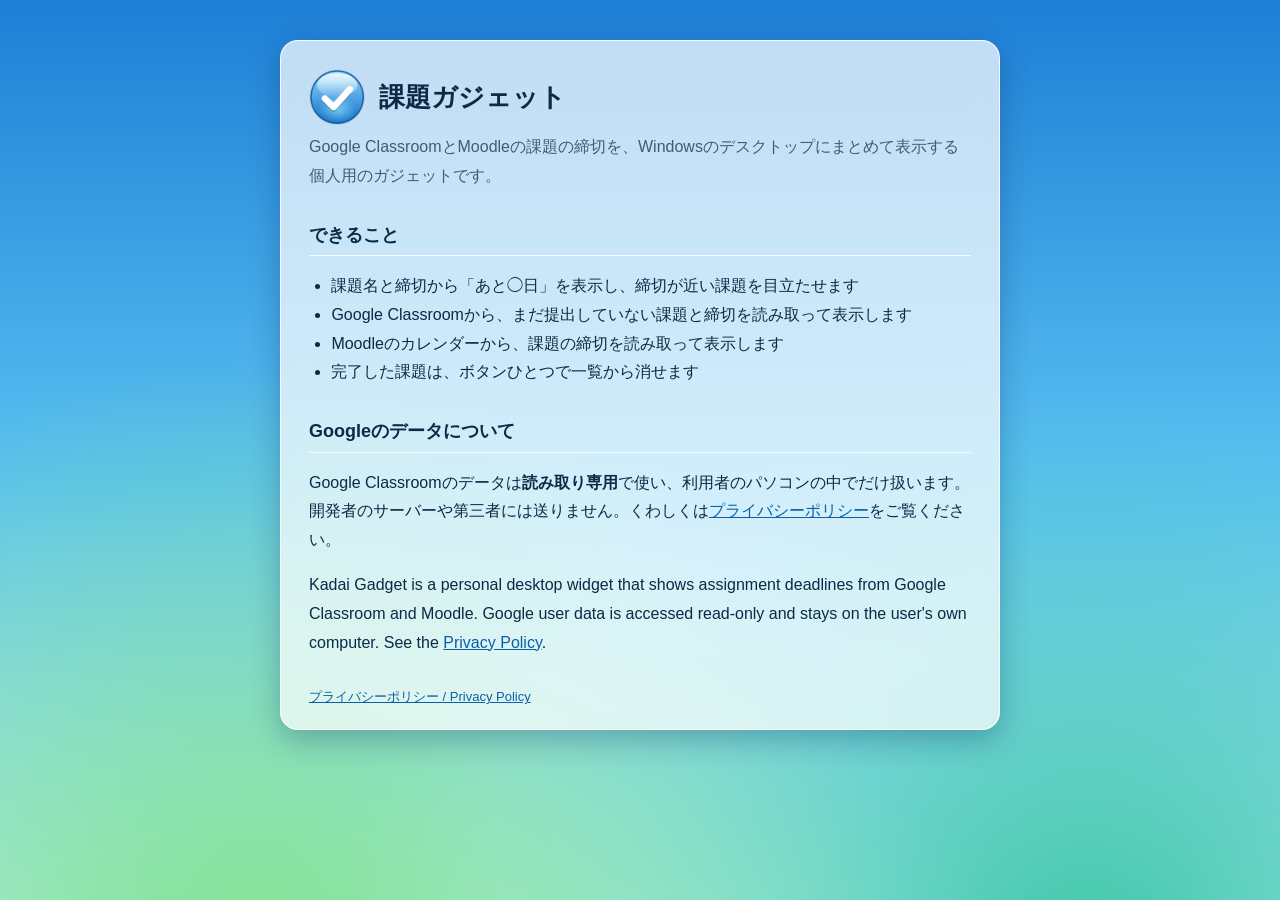
<file: index.html>
<!doctype html>
<html lang="ja">
<head>
  <meta charset="utf-8">
  <meta name="viewport" content="width=device-width, initial-scale=1">
  <title>課題ガジェット</title>
  <meta name="description" content="Google ClassroomとMoodleの課題の締切を、デスクトップに表示する個人用ガジェット">
  <link rel="icon" href="icon.png">
  <link rel="stylesheet" href="style.css">
</head>
<body>
  <main>
    <header>
      <img src="icon.png" alt="">
      <h1>課題ガジェット</h1>
    </header>
    <p class="lead">Google ClassroomとMoodleの課題の締切を、Windowsのデスクトップにまとめて表示する個人用のガジェットです。</p>

    <h2>できること</h2>
    <ul>
      <li>課題名と締切から「あと◯日」を表示し、締切が近い課題を目立たせます</li>
      <li>Google Classroomから、まだ提出していない課題と締切を読み取って表示します</li>
      <li>Moodleのカレンダーから、課題の締切を読み取って表示します</li>
      <li>完了した課題は、ボタンひとつで一覧から消せます</li>
    </ul>

    <h2>Googleのデータについて</h2>
    <p>Google Classroomのデータは<strong>読み取り専用</strong>で使い、利用者のパソコンの中でだけ扱います。開発者のサーバーや第三者には送りません。くわしくは<a href="privacy.html">プライバシーポリシー</a>をご覧ください。</p>

    <p lang="en">Kadai Gadget is a personal desktop widget that shows assignment deadlines from Google Classroom and Moodle. Google user data is accessed read-only and stays on the user's own computer. See the <a href="privacy.html">Privacy Policy</a>.</p>

    <footer>
      <a href="privacy.html">プライバシーポリシー / Privacy Policy</a>
    </footer>
  </main>
</body>
</html>
</file>
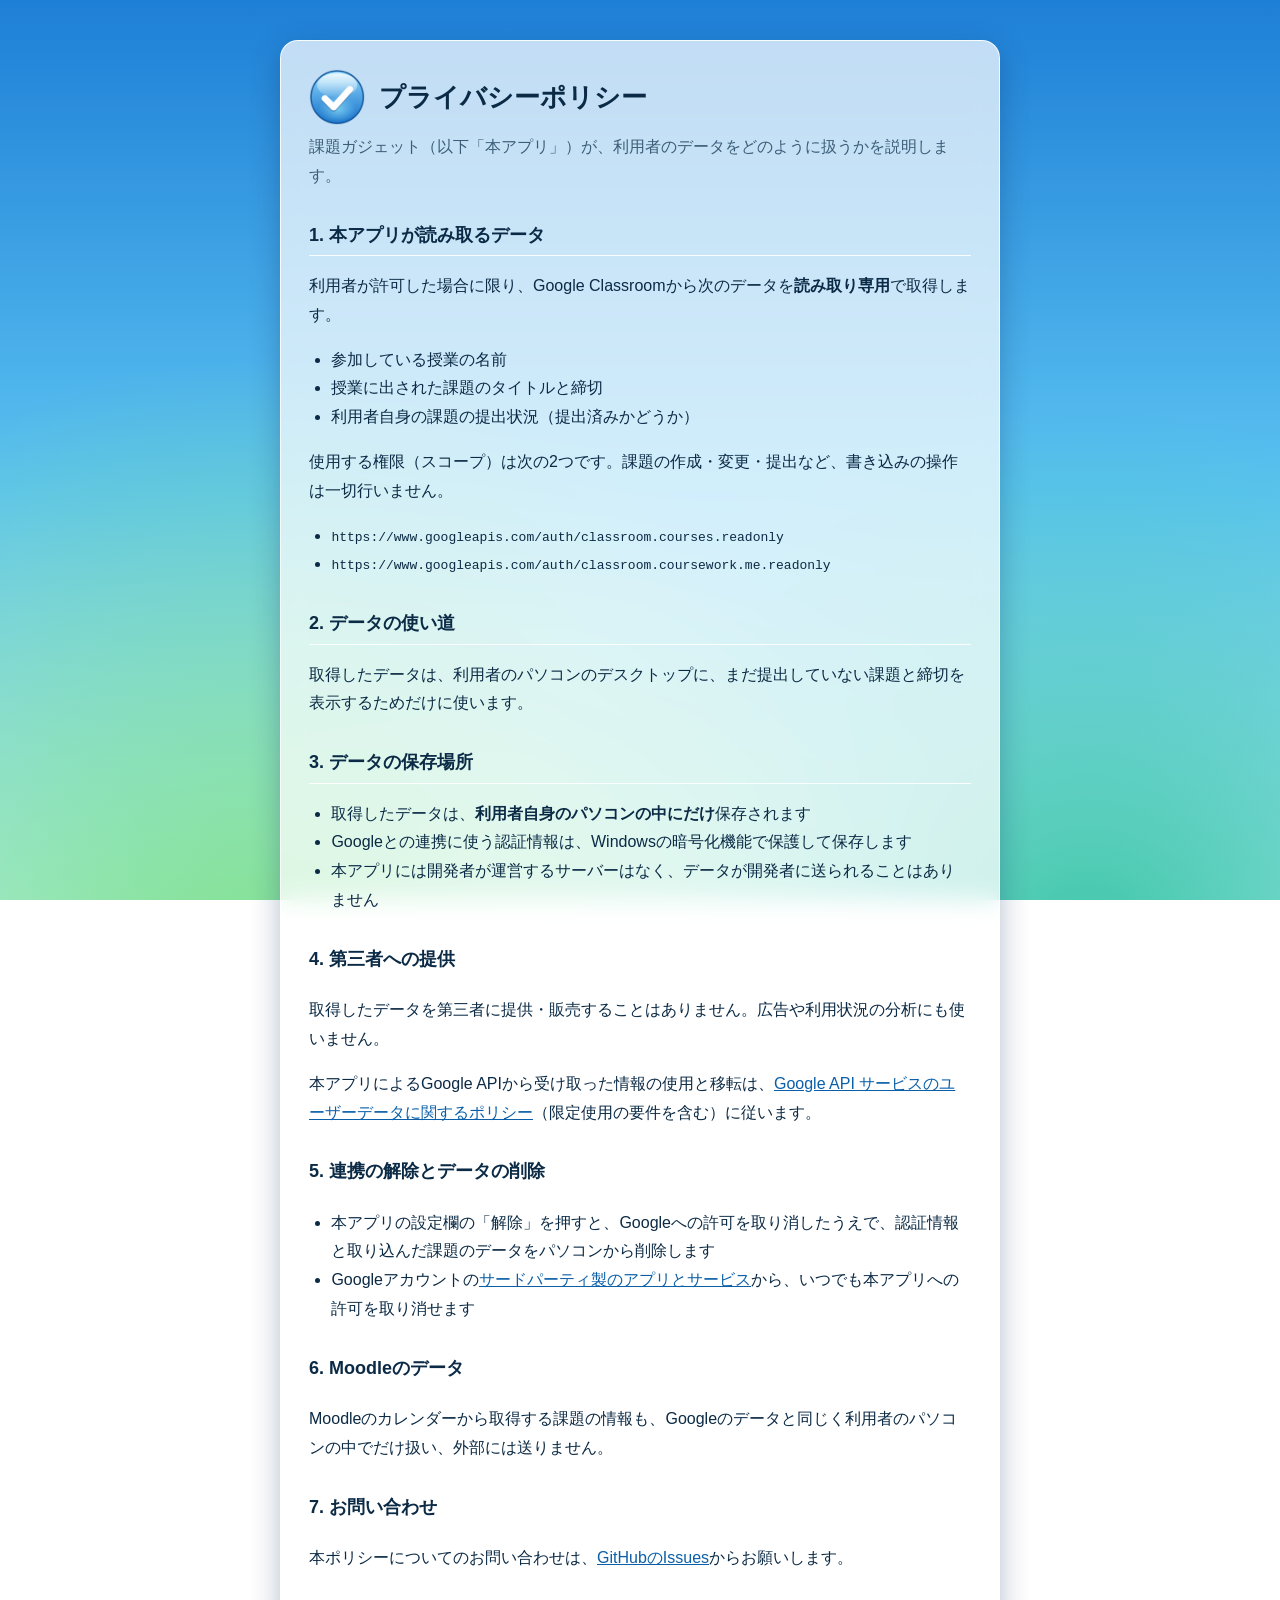
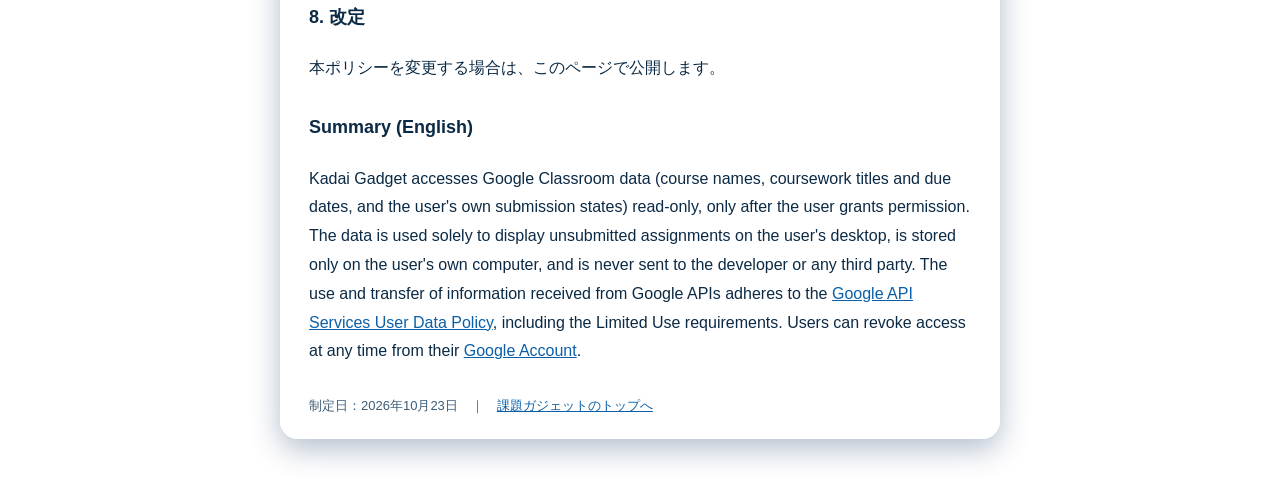
<file: privacy.html>
<!doctype html>
<html lang="ja">
<head>
  <meta charset="utf-8">
  <meta name="viewport" content="width=device-width, initial-scale=1">
  <title>プライバシーポリシー｜課題ガジェット</title>
  <link rel="icon" href="icon.png">
  <link rel="stylesheet" href="style.css">
</head>
<body>
  <main>
    <header>
      <img src="icon.png" alt="">
      <h1>プライバシーポリシー</h1>
    </header>
    <p class="lead">課題ガジェット（以下「本アプリ」）が、利用者のデータをどのように扱うかを説明します。</p>

    <h2>1. 本アプリが読み取るデータ</h2>
    <p>利用者が許可した場合に限り、Google Classroomから次のデータを<strong>読み取り専用</strong>で取得します。</p>
    <ul>
      <li>参加している授業の名前</li>
      <li>授業に出された課題のタイトルと締切</li>
      <li>利用者自身の課題の提出状況（提出済みかどうか）</li>
    </ul>
    <p>使用する権限（スコープ）は次の2つです。課題の作成・変更・提出など、書き込みの操作は一切行いません。</p>
    <ul>
      <li><code>https://www.googleapis.com/auth/classroom.courses.readonly</code></li>
      <li><code>https://www.googleapis.com/auth/classroom.coursework.me.readonly</code></li>
    </ul>

    <h2>2. データの使い道</h2>
    <p>取得したデータは、利用者のパソコンのデスクトップに、まだ提出していない課題と締切を表示するためだけに使います。</p>

    <h2>3. データの保存場所</h2>
    <ul>
      <li>取得したデータは、<strong>利用者自身のパソコンの中にだけ</strong>保存されます</li>
      <li>Googleとの連携に使う認証情報は、Windowsの暗号化機能で保護して保存します</li>
      <li>本アプリには開発者が運営するサーバーはなく、データが開発者に送られることはありません</li>
    </ul>

    <h2>4. 第三者への提供</h2>
    <p>取得したデータを第三者に提供・販売することはありません。広告や利用状況の分析にも使いません。</p>
    <p>本アプリによるGoogle APIから受け取った情報の使用と移転は、<a href="https://developers.google.com/terms/api-services-user-data-policy">Google API サービスのユーザーデータに関するポリシー</a>（限定使用の要件を含む）に従います。</p>

    <h2>5. 連携の解除とデータの削除</h2>
    <ul>
      <li>本アプリの設定欄の「解除」を押すと、Googleへの許可を取り消したうえで、認証情報と取り込んだ課題のデータをパソコンから削除します</li>
      <li>Googleアカウントの<a href="https://myaccount.google.com/connections">サードパーティ製のアプリとサービス</a>から、いつでも本アプリへの許可を取り消せます</li>
    </ul>

    <h2>6. Moodleのデータ</h2>
    <p>Moodleのカレンダーから取得する課題の情報も、Googleのデータと同じく利用者のパソコンの中でだけ扱い、外部には送りません。</p>

    <h2>7. お問い合わせ</h2>
    <p>本ポリシーについてのお問い合わせは、<a href="https://github.com/chikuwakonbu810/chikuwakonbu810.github.io/issues">GitHubのIssues</a>からお願いします。</p>

    <h2>8. 改定</h2>
    <p>本ポリシーを変更する場合は、このページで公開します。</p>

    <section lang="en">
      <h2>Summary (English)</h2>
      <p>Kadai Gadget accesses Google Classroom data (course names, coursework titles and due dates, and the user's own submission states) read-only, only after the user grants permission. The data is used solely to display unsubmitted assignments on the user's desktop, is stored only on the user's own computer, and is never sent to the developer or any third party. The use and transfer of information received from Google APIs adheres to the <a href="https://developers.google.com/terms/api-services-user-data-policy">Google API Services User Data Policy</a>, including the Limited Use requirements. Users can revoke access at any time from their <a href="https://myaccount.google.com/connections">Google Account</a>.</p>
    </section>

    <footer>
      制定日：2026年10月23日　｜　<a href="index.html">課題ガジェットのトップへ</a>
    </footer>
  </main>
</body>
</html>
</file>
<file: style.css>
/* 課題ガジェットの紹介ページ（Aero風） */
:root {
  --text: #0b2a45;
  --muted: #3c5d78;
  --glass: rgba(255, 255, 255, .72);
  --glass-border: rgba(255, 255, 255, .9);
  --link: #0a5fa8;
}
@media (prefers-color-scheme: dark) {
  :root:not([data-theme="light"]) {
    --text: #e6f3ff;
    --muted: #b5cde0;
    --glass: rgba(10, 40, 70, .72);
    --glass-border: rgba(140, 200, 255, .35);
    --link: #8fd0ff;
  }
}
* { box-sizing: border-box; }
body {
  margin: 0;
  min-height: 100vh;
  padding: 40px 16px;
  font-family: "Segoe UI", "Meiryo", "Hiragino Sans", sans-serif;
  line-height: 1.8;
  color: var(--text);
  background:
    radial-gradient(ellipse at 20% 110%, #7ee08a 0%, transparent 45%),
    radial-gradient(ellipse at 85% 105%, #3fc6a8 0%, transparent 40%),
    linear-gradient(180deg, #1e7fd6 0%, #5cc3f2 55%, #bdf0ff 100%);
  background-attachment: fixed;
}
main {
  max-width: 720px;
  margin: 0 auto;
  padding: 28px 28px 20px;
  border-radius: 18px;
  background: var(--glass);
  border: 1px solid var(--glass-border);
  box-shadow: 0 10px 30px rgba(0, 40, 90, .3);
  backdrop-filter: blur(12px);
  -webkit-backdrop-filter: blur(12px);
}
header { display: flex; align-items: center; gap: 14px; margin-bottom: 8px; }
header img { width: 56px; height: 56px; }
h1 { margin: 0; font-size: 26px; }
h2 { margin: 28px 0 6px; font-size: 18px; border-bottom: 1px solid var(--glass-border); padding-bottom: 4px; }
p, li { color: var(--text); }
.lead { color: var(--muted); margin-top: 0; }
a { color: var(--link); }
code { font-size: 13px; overflow-wrap: anywhere; }
ul { padding-left: 1.4em; }
footer { margin-top: 28px; font-size: 13px; color: var(--muted); }
</file>
